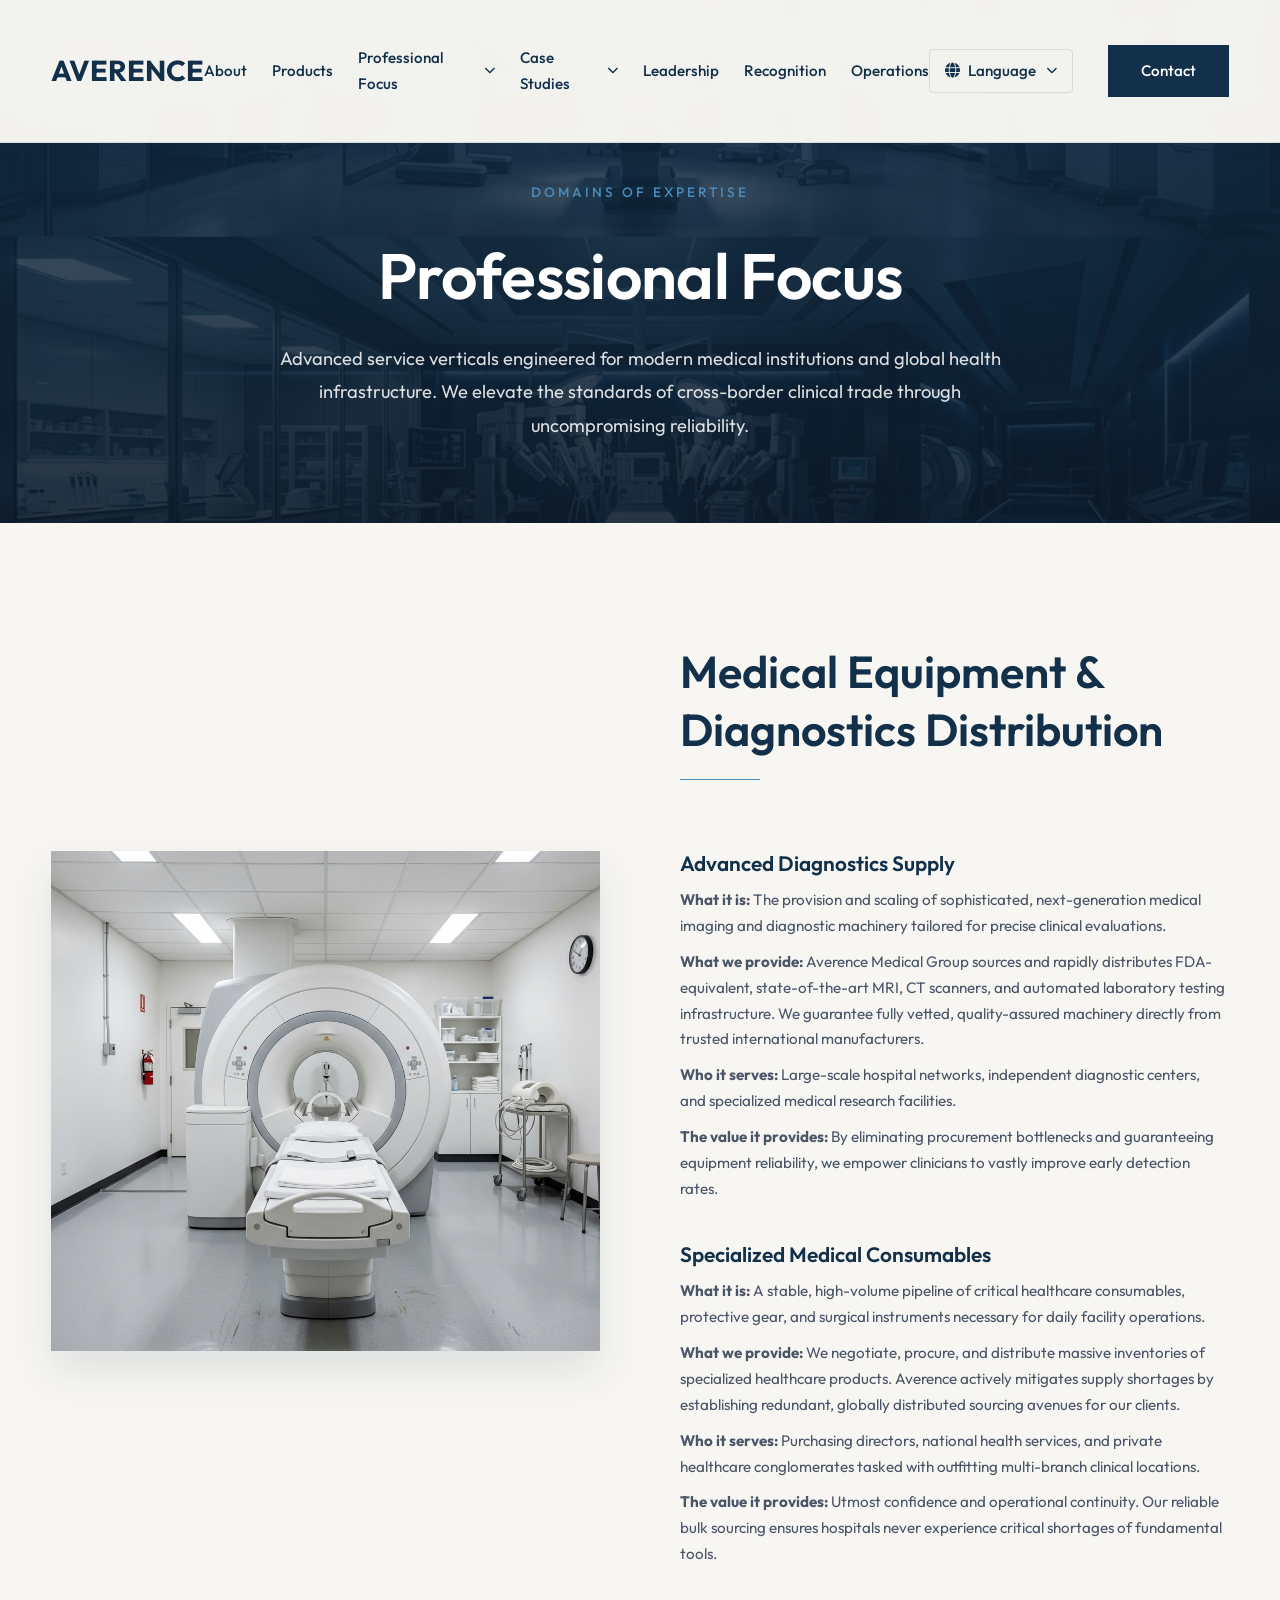
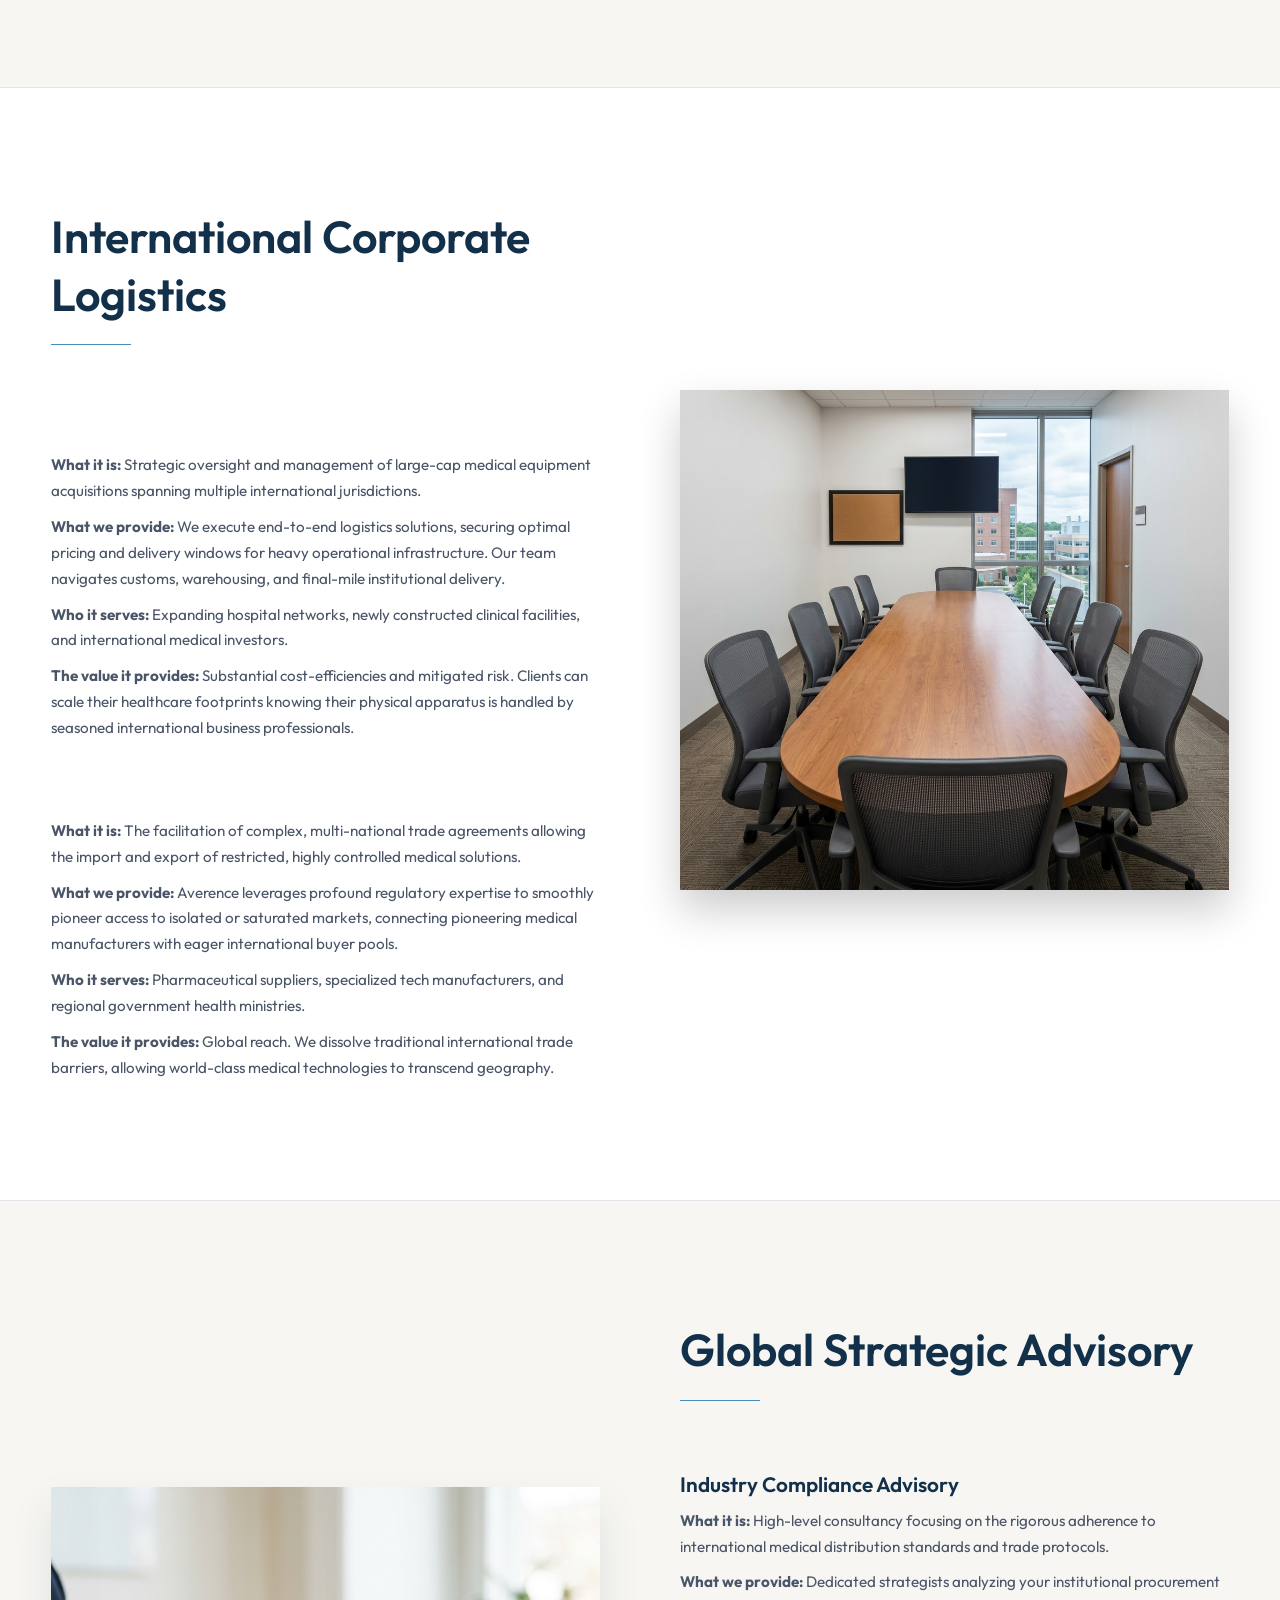
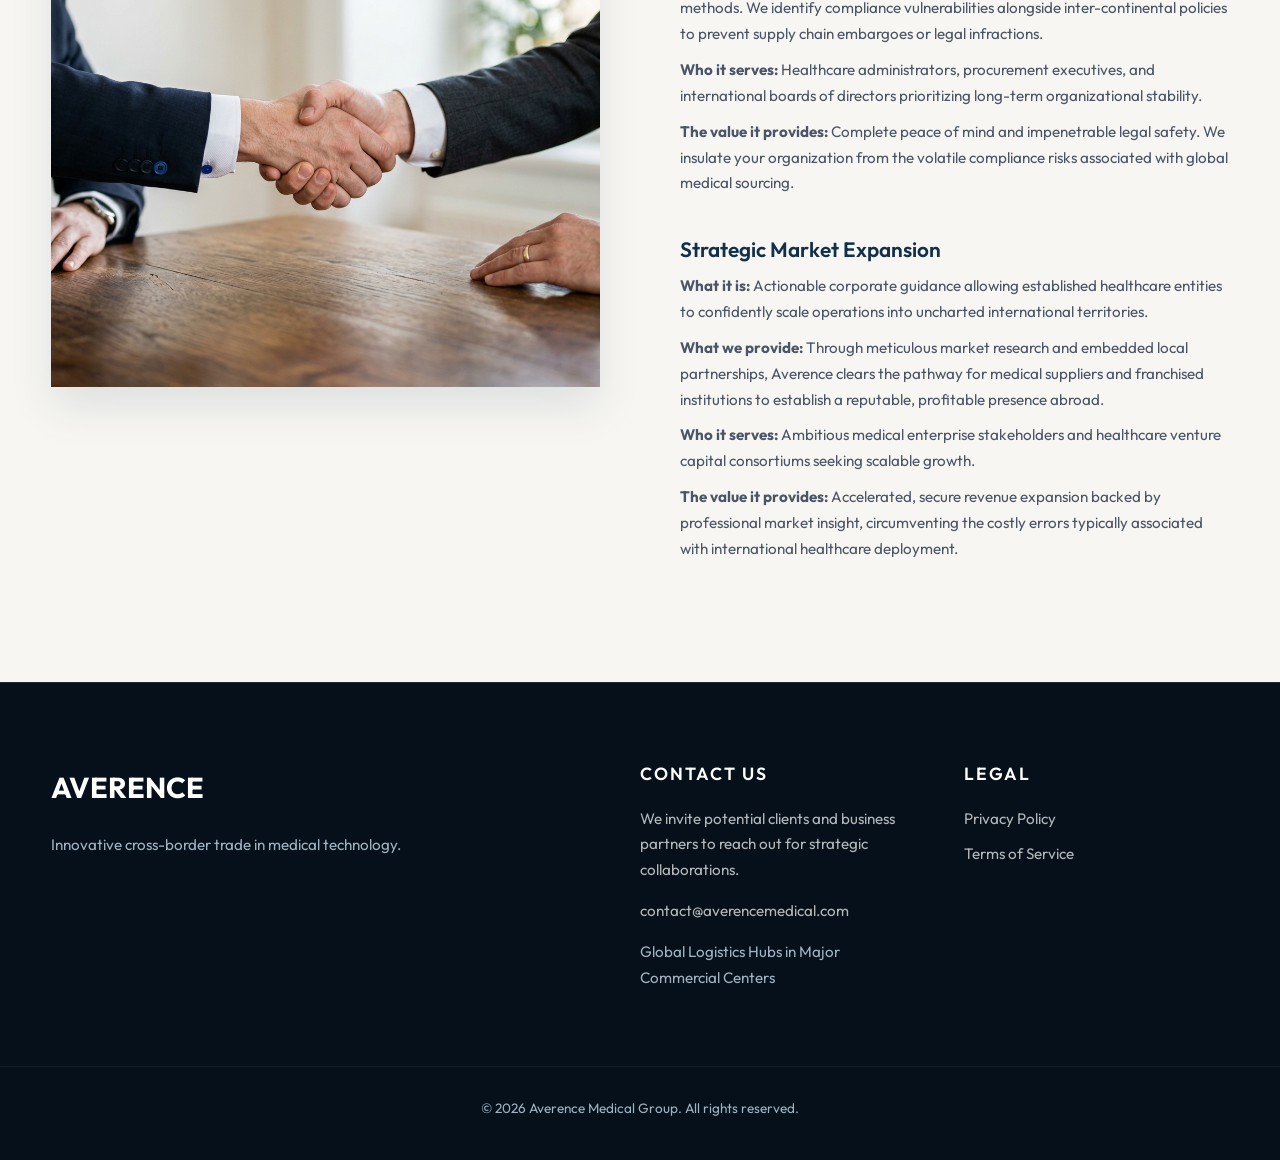
<file: services.html>
<!DOCTYPE html>
<html lang="en">

<head>
    <meta charset="UTF-8">
    <meta name="viewport" content="width=device-width, initial-scale=1.0">
    <meta name="description" content="Averence Medical Group - Domains of Expertise & Healthcare Solutions">
    <!-- Open Graph Metadata for Social Previews -->
    <meta property="og:title" content="Services | Averence Medical Group">
    <meta property="og:description"
        content="Advanced service verticals engineered for modern medical institutions and global health infrastructure.">
    <meta property="og:image" content="https://leybex385.github.io/Averence-Medical-Group/assets/social-preview.png">
    <meta property="og:url" content="https://leybex385.github.io/Averence-Medical-Group/services.html">
    <meta property="og:type" content="website">

    <title>Professional Focus | Averence Medical Group</title>
    <link rel="icon" type="image/png" href="assets/favicon.png">
    <link rel="stylesheet" href="style.css?v=2">
    <!-- Google fonts: Outfit for an established, editorial feel -->
    <link rel="preconnect" href="https://fonts.googleapis.com">
    <link rel="preconnect" href="https://fonts.gstatic.com" crossorigin>
    <link
        href="https://fonts.googleapis.com/css2?family=Outfit:wght@300;400;500;600;700&display=swap"
        rel="stylesheet">
    <link rel="stylesheet" href="https://cdnjs.cloudflare.com/ajax/libs/font-awesome/6.4.0/css/all.min.css">
    <style>
        /* Uncacheable Mobile Nav Overrides */
        .mobile-toggle { display: none !important; }
        @media (max-width: 1024px) {
            .mobile-toggle { display: block !important; }
            .nav-links { 
                position: absolute !important; top: 100% !important; left: 0 !important; 
                width: 100vw !important; background: #F7F6F2 !important; padding: 40px !important; 
                flex-direction: column !important; display: none !important; 
                z-index: 10000 !important; box-shadow: 0 10px 40px rgba(0,0,0,0.5) !important;
                gap: 25px !important; align-items: center !important; text-align: center !important;
            }
            .nav-links.active { display: flex !important; }
            .nav-actions .btn-primary { display: none !important; }
            .mega-menu { display: none !important; }
        }
    </style>
</head>

<body>
    <!-- Consistent Navbar Structure -->
    <header class="navbar" id="navbar"
        style="background: rgba(247, 246, 242, 0.98); backdrop-filter: blur(5px); box-shadow: 0 4px 20px rgba(18, 48, 74, 0.05);">
        <div class="container nav-content">
            <div class="logo">
                <a href="index.html" style="text-decoration:none;"><span class="logo-text">AVERENCE</span></a>
            </div>
                        <nav class="nav-links">
                <a href="index.html#about">About</a>
                <a href="index.html#products">Products</a>
                <div class="nav-item has-dropdown">
                    <a href="index.html#professional-focus" style="display: flex; align-items: center; gap: 5px;">Professional Focus <i class="fas fa-chevron-down" style="font-size:0.7rem;"></i></a>
                    <!-- Mega Menu Dropdown -->
                    <div class="mega-menu">
                        <div class="mega-menu-col">
                            <h3>CLINICAL SOURCING</h3>
                            <ul>
                                <li><a href="services.html#diagnostics">Advanced Diagnostics</a></li>
                                <li><a href="services.html#consumables">Medical Consumables</a></li>
                            </ul>
                        </div>
                        <div class="mega-menu-col">
                            <h3>CORPORATE LOGISTICS</h3>
                            <ul>
                                <li><a href="services.html#procurement">Global Procurement</a></li>
                                <li><a href="services.html#cross-border">Cross-Border Trade</a></li>
                            </ul>
                        </div>
                        <div class="mega-menu-col">
                            <h3>STRATEGIC ADVISORY</h3>
                            <ul>
                                <li><a href="services.html#compliance">Industry Compliance</a></li>
                                <li><a href="services.html#expansion">Market Expansion</a></li>
                            </ul>
                        </div>
                    </div>
                </div>
                <div class="nav-item simple-dropdown">
                    <a href="index.html#case-studies" style="display: flex; align-items: center; gap: 5px;" class="case-studies-link">Case Studies <i class="fas fa-chevron-down" style="font-size:0.7rem;"></i></a>
                    <div class="dropdown-menu">
                        <a href="index.html#case-studies">All Case Studies</a>
                        <a href="case-study.html?id=leading-private-hospital" style="display: flex; justify-content: space-between; align-items: center;">Southeast Asia <i class="fas fa-angle-right" style="font-size: 0.8rem; color: var(--accent-cyan);"></i></a>
                        <a href="case-study.html?id=university-medical-center" style="display: flex; justify-content: space-between; align-items: center;">Europe <i class="fas fa-angle-right" style="font-size: 0.8rem; color: var(--accent-cyan);"></i></a>
                        <a href="case-study.html?id=specialized-neuroscience-hospital" style="display: flex; justify-content: space-between; align-items: center;">Middle East <i class="fas fa-angle-right" style="font-size: 0.8rem; color: var(--accent-cyan);"></i></a>
                    </div>
                </div>
                <a href="index.html#leadership">Leadership</a>
                <a href="index.html#recognition">Recognition</a>
                <a href="index.html#compliance">Operations</a>
                <div class="nav-item simple-dropdown lang-mobile">
                    <a href="#" style="display: flex; align-items: center; gap: 5px;"><i class="fas fa-globe"></i> Language <i class="fas fa-chevron-down" style="font-size:0.7rem;"></i></a>
                    <div class="dropdown-menu">
                        <a href="#">English</a>
                        <a href="#">中文</a>
                        <a href="#">Español</a>
                        <a href="#">Français</a>
                        <a href="#">Deutsch</a>
                    </div>
                </div>
            </nav>

            <div class="nav-actions">
                <div class="nav-item simple-dropdown lang-desktop" style="display: flex; align-items: center; margin-right: 15px;">
                    <a href="#" style="display: flex; align-items: center; gap: 8px; border: 1px solid var(--border-subtle); padding: 8px 15px; border-radius: 4px; color: var(--primary-navy); text-decoration: none; font-weight: 500;">
                        <i class="fas fa-globe"></i> Language <i class="fas fa-chevron-down" style="font-size:0.7rem; margin-left: 2px;"></i>
                    </a>
                    <div class="dropdown-menu dropdown-right" style="min-width: 150px;">
                        <a href="#">English</a>
                        <a href="#">中文</a>
                        <a href="#">Español</a>
                        <a href="#">Français</a>
                        <a href="#">Deutsch</a>
                    </div>
                </div>
                <a href="index.html#contact" class="btn-primary">Contact</a>
                <i class="fas fa-bars mobile-toggle"></i>
            </div>
        </div>
    </header>

    <main>
        <!-- Specialized Hero Section -->
        <section class="hero section-dark" id="home"
            style="min-height: 50vh; padding-top: 180px; padding-bottom: 80px; position: relative; background: linear-gradient(rgba(18, 48, 74, 0.8), rgba(10, 15, 25, 0.95)), url('assets/services_banner.png') no-repeat center center/cover; background-attachment: fixed;">
            <div class="container" style="position: relative; z-index: 1; text-align: center;">
                <p class="overtitle" style="margin-left: auto; margin-right: auto; color: var(--accent-cyan);">DOMAINS
                    OF EXPERTISE</p>
                <h1 class="hero-title" style="margin-bottom: 25px; color: white;">Professional Focus</h1>
                <p class="hero-subtitle" style="margin: 0 auto; max-width: 750px; color: rgba(255,255,255,0.85);">
                    Advanced service verticals engineered for modern medical institutions and global health
                    infrastructure. We elevate the standards of cross-border clinical trade through uncompromising
                    reliability.</p>
            </div>
        </section>

        <!-- Clinical Systems -->
        <section class="section-light" id="clinical" style="padding: 120px 0;">
            <div class="container grid-2-col" style="align-items: center; gap: 80px;">
                <div class="fade-in-section">
                    <img src="assets/clinical.png" alt="Clinical Systems Integration"
                        style="width:100%; height: 500px; object-fit: cover; border-radius: var(--border-radius); box-shadow: 0 20px 40px rgba(18,48,74,0.1);">
                </div>
                <div class="fade-in-section" style="transition-delay: 0.2s;">
                    <div class="section-header">
                        <h2>Medical Equipment & Diagnostics Distribution</h2>
                        <div class="header-line"></div>
                    </div>
                    <div style="display: flex; flex-direction: column; gap: 40px; margin-top: 40px;">
                        <div style="display: flex; gap: 20px; scroll-margin-top: 120px;" id="diagnostics">

                            <div>
                                <h4 style="font-size: 1.3rem; margin-bottom: 10px;">Advanced Diagnostics Supply</h4>
                                <p style="font-size: 0.95rem; color: var(--text-secondary); margin-bottom: 10px;">
                                    <strong>What it is:</strong> The provision and scaling of sophisticated,
                                    next-generation medical imaging and diagnostic machinery tailored for precise
                                    clinical evaluations.
                                </p>
                                <p style="font-size: 0.95rem; color: var(--text-secondary); margin-bottom: 10px;">
                                    <strong>What we provide:</strong> Averence Medical Group sources and rapidly
                                    distributes FDA-equivalent, state-of-the-art MRI, CT scanners, and automated
                                    laboratory testing infrastructure. We guarantee fully vetted, quality-assured
                                    machinery directly from trusted international manufacturers.
                                </p>
                                <p style="font-size: 0.95rem; color: var(--text-secondary); margin-bottom: 10px;">
                                    <strong>Who it serves:</strong> Large-scale hospital networks, independent
                                    diagnostic centers, and specialized medical research facilities.
                                </p>
                                <p style="font-size: 0.95rem; color: var(--text-secondary);"><strong>The value it
                                        provides:</strong> By eliminating procurement bottlenecks and guaranteeing
                                    equipment reliability, we empower clinicians to vastly improve early detection
                                    rates.</p>
                            </div>
                        </div>
                        <div style="display: flex; gap: 20px; scroll-margin-top: 120px;" id="consumables">

                            <div>
                                <h4 style="font-size: 1.3rem; margin-bottom: 10px;">Specialized Medical Consumables</h4>
                                <p style="font-size: 0.95rem; color: var(--text-secondary); margin-bottom: 10px;">
                                    <strong>What it is:</strong> A stable, high-volume pipeline of critical healthcare
                                    consumables, protective gear, and surgical instruments necessary for daily facility
                                    operations.
                                </p>
                                <p style="font-size: 0.95rem; color: var(--text-secondary); margin-bottom: 10px;">
                                    <strong>What we provide:</strong> We negotiate, procure, and distribute massive
                                    inventories of specialized healthcare products. Averence actively mitigates supply
                                    shortages by establishing redundant, globally distributed sourcing avenues for our
                                    clients.
                                </p>
                                <p style="font-size: 0.95rem; color: var(--text-secondary); margin-bottom: 10px;">
                                    <strong>Who it serves:</strong> Purchasing directors, national health services, and
                                    private healthcare conglomerates tasked with outfitting multi-branch clinical
                                    locations.
                                </p>
                                <p style="font-size: 0.95rem; color: var(--text-secondary);"><strong>The value it
                                        provides:</strong> Utmost confidence and operational continuity. Our reliable
                                    bulk sourcing ensures hospitals never experience critical shortages of fundamental
                                    tools.</p>
                            </div>
                        </div>
                    </div>
                </div>
            </div>
        </section>

        <!-- Enterprise Scale -->
        <section class="section-dark" id="enterprise" style="padding: 120px 0;">
            <div class="container grid-2-col" style="align-items: center; gap: 80px;">
                <div class="fade-in-section">
                    <div class="section-header">
                        <h2>International Corporate Logistics</h2>
                        <div class="header-line"></div>
                    </div>
                    <div style="display: flex; flex-direction: column; gap: 40px; margin-top: 40px;">
                        <div style="display: flex; gap: 20px; scroll-margin-top: 120px;" id="procurement">

                            <div>
                                <h4 style="font-size: 1.3rem; margin-bottom: 10px; color: white;">Global Procurement
                                    Strategy</h4>
                                <p style="font-size: 0.95rem; color: var(--text-secondary); margin-bottom: 10px;">
                                    <strong>What it is:</strong> Strategic oversight and management of large-cap medical
                                    equipment acquisitions spanning multiple international jurisdictions.
                                </p>
                                <p style="font-size: 0.95rem; color: var(--text-secondary); margin-bottom: 10px;">
                                    <strong>What we provide:</strong> We execute end-to-end logistics solutions,
                                    securing optimal pricing and delivery windows for heavy operational infrastructure.
                                    Our team navigates customs, warehousing, and final-mile institutional delivery.
                                </p>
                                <p style="font-size: 0.95rem; color: var(--text-secondary); margin-bottom: 10px;">
                                    <strong>Who it serves:</strong> Expanding hospital networks, newly constructed
                                    clinical facilities, and international medical investors.
                                </p>
                                <p style="font-size: 0.95rem; color: var(--text-secondary);"><strong>The value it
                                        provides:</strong> Substantial cost-efficiencies and mitigated risk. Clients can
                                    scale their healthcare footprints knowing their physical apparatus is handled by
                                    seasoned international business professionals.</p>
                            </div>
                        </div>
                        <div style="display: flex; gap: 20px; scroll-margin-top: 120px;" id="cross-border">

                            <div>
                                <h4 style="font-size: 1.3rem; margin-bottom: 10px; color: white;">Cross-Border
                                    Healthcare Trade</h4>
                                <p style="font-size: 0.95rem; color: var(--text-secondary); margin-bottom: 10px;">
                                    <strong>What it is:</strong> The facilitation of complex, multi-national trade
                                    agreements allowing the import and export of restricted, highly controlled medical
                                    solutions.
                                </p>
                                <p style="font-size: 0.95rem; color: var(--text-secondary); margin-bottom: 10px;">
                                    <strong>What we provide:</strong> Averence leverages profound regulatory expertise
                                    to smoothly pioneer access to isolated or saturated markets, connecting pioneering
                                    medical manufacturers with eager international buyer pools.
                                </p>
                                <p style="font-size: 0.95rem; color: var(--text-secondary); margin-bottom: 10px;">
                                    <strong>Who it serves:</strong> Pharmaceutical suppliers, specialized tech
                                    manufacturers, and regional government health ministries.
                                </p>
                                <p style="font-size: 0.95rem; color: var(--text-secondary);"><strong>The value it
                                        provides:</strong> Global reach. We dissolve traditional international trade
                                    barriers, allowing world-class medical technologies to transcend geography.</p>
                            </div>
                        </div>
                    </div>
                </div>
                <div class="fade-in-section" style="transition-delay: 0.2s;">
                    <img src="assets/enterprise.png" alt="International Corporate Logistics"
                        style="width:100%; height: 500px; object-fit: cover; border-radius: var(--border-radius); box-shadow: 0 20px 40px rgba(0,0,0,0.2);">
                </div>
            </div>
        </section>

        <!-- Global Advisory -->
        <section class="section-light" id="advisory" style="padding: 120px 0;">
            <div class="container grid-2-col" style="align-items: center; gap: 80px;">
                <div class="fade-in-section">
                    <img src="assets/advisory.png" alt="Global Strategic Advisory"
                        style="width:100%; height: 500px; object-fit: cover; border-radius: var(--border-radius); box-shadow: 0 20px 40px rgba(18,48,74,0.1);">
                </div>
                <div class="fade-in-section" style="transition-delay: 0.2s;">
                    <div class="section-header">
                        <h2>Global Strategic Advisory</h2>
                        <div class="header-line"></div>
                    </div>
                    <div style="display: flex; flex-direction: column; gap: 40px; margin-top: 40px;">
                        <div style="display: flex; gap: 20px; scroll-margin-top: 120px;" id="compliance">

                            <div>
                                <h4 style="font-size: 1.3rem; margin-bottom: 10px;">Industry Compliance Advisory</h4>
                                <p style="font-size: 0.95rem; color: var(--text-secondary); margin-bottom: 10px;">
                                    <strong>What it is:</strong> High-level consultancy focusing on the rigorous
                                    adherence to international medical distribution standards and trade protocols.
                                </p>
                                <p style="font-size: 0.95rem; color: var(--text-secondary); margin-bottom: 10px;">
                                    <strong>What we provide:</strong> Dedicated strategists analyzing your institutional
                                    procurement methods. We identify compliance vulnerabilities alongside
                                    inter-continental policies to prevent supply chain embargoes or legal infractions.
                                </p>
                                <p style="font-size: 0.95rem; color: var(--text-secondary); margin-bottom: 10px;">
                                    <strong>Who it serves:</strong> Healthcare administrators, procurement executives,
                                    and international boards of directors prioritizing long-term organizational
                                    stability.
                                </p>
                                <p style="font-size: 0.95rem; color: var(--text-secondary);"><strong>The value it
                                        provides:</strong> Complete peace of mind and impenetrable legal safety. We
                                    insulate your organization from the volatile compliance risks associated with global
                                    medical sourcing.</p>
                            </div>
                        </div>
                        <div style="display: flex; gap: 20px; scroll-margin-top: 120px;" id="expansion">

                            <div>
                                <h4 style="font-size: 1.3rem; margin-bottom: 10px;">Strategic Market Expansion</h4>
                                <p style="font-size: 0.95rem; color: var(--text-secondary); margin-bottom: 10px;">
                                    <strong>What it is:</strong> Actionable corporate guidance allowing established
                                    healthcare entities to confidently scale operations into uncharted international
                                    territories.
                                </p>
                                <p style="font-size: 0.95rem; color: var(--text-secondary); margin-bottom: 10px;">
                                    <strong>What we provide:</strong> Through meticulous market research and embedded
                                    local partnerships, Averence clears the pathway for medical suppliers and franchised
                                    institutions to establish a reputable, profitable presence abroad.
                                </p>
                                <p style="font-size: 0.95rem; color: var(--text-secondary); margin-bottom: 10px;">
                                    <strong>Who it serves:</strong> Ambitious medical enterprise stakeholders and
                                    healthcare venture capital consortiums seeking scalable growth.
                                </p>
                                <p style="font-size: 0.95rem; color: var(--text-secondary);"><strong>The value it
                                        provides:</strong> Accelerated, secure revenue expansion backed by professional
                                    market insight, circumventing the costly errors typically associated with
                                    international healthcare deployment.</p>
                            </div>
                        </div>
                    </div>
                </div>
            </div>
        </section>
    </main>

    <!-- Consistent Footer -->
    <footer class="footer">
        <div class="container footer-content">
            <div class="footer-col brand-col">
                <span class="logo-text">AVERENCE</span>
                <p>Innovative cross-border trade in medical technology.</p>
            </div>
            <div class="footer-col">
                <h4>Contact Us</h4>
                <p style="margin-bottom: 15px; font-size: 0.95rem;">We invite potential clients and business partners to
                    reach out for strategic collaborations.</p>
                <a href="mailto:contact@averencemedical.com" class="footer-link">contact@averencemedical.com</a>
                <p class="locations" style="margin-top: 15px;">Global Logistics Hubs in Major Commercial Centers</p>
            </div>
            <div class="footer-col">
                <h4>Legal</h4>
                <span class="footer-link" style="cursor: default; pointer-events: none;">Privacy Policy</span>
                <span class="footer-link" style="cursor: default; pointer-events: none;">Terms of Service</span>
            </div>
        </div>
        <div class="footer-bottom">
            <p>&copy; 2026 Averence Medical Group. All rights reserved.</p>
        </div>
    </footer>
    <script src="script.js"></script>
    <script src="i18n.js"></script>
</body>

</html>
</file>
<file: style.css>
@charset "UTF-8";

/* Variables & Layout */
:root {
  --bg-main: #F7F6F2;
  --bg-alternate: #FFFFFF;
  --primary-navy: #12304A;
  --secondary-blue: #5B9BB5;
  --accent-cyan: #4A8CBA;

  --text-primary: #12304A;
  --text-secondary: #4a5568;
  --border-subtle: rgba(18, 48, 74, 0.12);
  --border-radius: 0px;
  /* Minimal, restraint */

  --font-heading: 'Outfit', sans-serif;
  --font-body: 'Outfit', sans-serif;
  --transition: all 0.4s ease;
}

* {
  margin: 0;
  padding: 0;
  box-sizing: border-box;
}

html {

  font-size: 16px;
}

body {
  font-family: var(--font-body);
  background-color: var(--bg-main);
  color: var(--text-secondary);
  line-height: 1.7;
  overflow-x: hidden;
  -webkit-font-smoothing: antialiased;
}

/* Typography Editorial Feel */
h1,
h2,
h3,
h4 {
  font-family: var(--font-heading);
  font-weight: 600;
  line-height: 1.3;
  color: var(--text-primary);
}

.hero-title {
  font-size: clamp(3rem, 5vw, 5.5rem);
  margin-bottom: 25px;
  letter-spacing: -0.01em;
}

.hero-title span {
  color: var(--primary-navy);
}

/* No gradients */
.overtitle {
  color: var(--accent-cyan);
  font-family: var(--font-body);
  font-weight: 500;
  font-size: 0.85rem;
  letter-spacing: 3px;
  margin-bottom: 30px;
  text-transform: uppercase;
}

/* Grids & Frameworks */
.container {
  width: 100%;
  max-width: 1600px;
  margin: 0 auto;
  padding: 0 4%;
}

.grid-2-col {
  display: grid;
  grid-template-columns: 1fr 1fr;
  gap: 60px;
}

@media(max-width: 900px) {
  .grid-2-col {
    grid-template-columns: 1fr;
  }
}

.section-dark {
  background-color: var(--bg-alternate);
  padding: 120px 0;
  border-top: 1px solid var(--border-subtle);
  border-bottom: 1px solid var(--border-subtle);
}

.section-light {
  background-color: var(--bg-main);
  padding: 120px 0;
}

/* Minimalist Navy Header */
.navbar {
  position: fixed;
  top: 0;
  left: 0;
  width: 100%;
  padding: 30px 0;
  background: var(--bg-main);
  z-index: 1000;
  border-bottom: 1px solid var(--border-subtle);
  transition: padding 0.3s ease, background 0.3s ease, box-shadow 0.3s ease;
}

.navbar.scrolled {
  padding: 15px 0;
  box-shadow: 0 4px 20px rgba(18, 48, 74, 0.05);
  background: rgba(247, 246, 242, 0.98);
  backdrop-filter: blur(5px);
}

.nav-content {
  display: flex;
  justify-content: space-between;
  align-items: center;
}

.logo-text {
  font-family: var(--font-heading);
  font-size: 1.8rem;
  font-weight: 700;
  letter-spacing: 0px;
  color: var(--primary-navy);
}

.nav-links {
  display: flex;
  align-items: center;
  gap: 25px;
}

.nav-links>a,
.nav-item>a {
  color: var(--primary-navy);
  text-decoration: none;
  font-weight: 500;
  font-size: 0.95rem;
  transition: var(--transition);
  position: relative;
}

.nav-links>a:hover,
.nav-item>a:hover,
.nav-links>a.active {
  color: var(--secondary-blue);
}

.nav-item {
  position: relative;
  padding: 15px 0;
  cursor: pointer;
}

/* Mega Menu Restraint */
.mega-menu {
  position: absolute;
  top: 100%;
  left: 50%;
  transform: translateX(-50%) translateY(10px);
  width: 700px;
  background: var(--bg-alternate);
  border: 1px solid var(--border-subtle);
  border-radius: var(--border-radius);
  box-shadow: 0 10px 40px rgba(18, 48, 74, 0.04);
  display: grid;
  grid-template-columns: repeat(3, 1fr);
  gap: 30px;
  padding: 45px;
  opacity: 0;
  visibility: hidden;
  transition: all 0.2s ease;
  pointer-events: none;
  z-index: 1001;
}

.nav-item.has-dropdown:hover .mega-menu {
  opacity: 1;
  visibility: visible;
  transform: translateX(-50%) translateY(0);
  pointer-events: auto;
}

.mega-menu-col h3 {
  color: var(--primary-navy);
  font-size: 0.8rem;
  font-family: var(--font-body);
  font-weight: 600;
  letter-spacing: 1.5px;
  text-transform: uppercase;
  margin-bottom: 20px;
  padding-bottom: 10px;
  border-bottom: 1px solid var(--border-subtle);
  display: inline-block;
}

.mega-menu-col ul {
  list-style: none;
  padding: 0;
  margin: 0;
}

.mega-menu-col ul li {
  margin-bottom: 2px;
}

.mega-menu-col ul li a {
  color: var(--text-secondary);
  display: block;
  padding: 8px 12px;
  margin-left: -12px;
  border-radius: 6px;
  text-decoration: none;
  font-size: 0.95rem;
  font-family: var(--font-body);
  font-weight: 400;
  transition: all 0.2s ease;
}

.mega-menu-col ul li a:hover {
  color: var(--secondary-blue);
  background: rgba(91, 155, 181, 0.08);
}

/* Buttons */
.nav-actions {
  display: flex;
  align-items: center;
  gap: 20px;
}

.btn-primary {
  background: var(--primary-navy);
  padding: 12px 32px;
  border-radius: var(--border-radius);
  color: #ffffff !important;
  font-weight: 500;
  text-decoration: none;
  font-family: var(--font-body);
  transition: var(--transition);
  font-size: 0.95rem;
  border: 1px solid var(--primary-navy);
}

.btn-primary:hover {
  background: var(--secondary-blue);
  border-color: var(--secondary-blue);
}

.mobile-toggle {
  display: none;
  font-size: 1.5rem;
  cursor: pointer;
  color: var(--primary-navy);
}

@media(max-width: 950px) {
  .nav-links {
    display: none;
  }

  .mobile-toggle {
    display: block;
  }

  .mega-menu {
    display: none !important;
  }
}

/* Hero Section */
.hero {
  min-height: 90vh;
  display: flex;
  align-items: center;
  position: relative;
  padding-top: 130px;
  padding-bottom: 80px;
  overflow: hidden;
  background: var(--bg-main);
  border-bottom: 1px solid var(--border-subtle);
}

.hero-content {
  display: grid;
  grid-template-columns: 1fr 1fr;
  gap: 60px;
  align-items: center;
}

.hero-text {
  position: relative;
  z-index: 2;
  padding-top: 20px;
}

.hero-image {
  width: 100%;
  border-radius: var(--border-radius);
  box-shadow: 0 10px 40px rgba(18, 48, 74, 0.08);
  border: 1px solid var(--border-subtle);
  display: block;
}

@media(max-width: 900px) {
  .hero-content {
    grid-template-columns: 1fr;
    padding-top: 20px;
  }

  .hero-text {
    margin-bottom: 20px;
  }
}

.hero-subtitle {
  font-size: 1.15rem;
  color: var(--text-secondary);
  max-width: 650px;
  margin-bottom: 50px;
  font-weight: 400;
  line-height: 1.8;
}

.hero-stats {
  display: flex;
  gap: 70px;
  margin-top: 70px;
  border-top: 1px solid var(--border-subtle);
  padding-top: 40px;
}

@media(max-width: 600px) {
  .hero-stats {
    gap: 25px;
    flex-wrap: wrap;
  }
}

.stat-box {
  display: flex;
  flex-direction: column;
}

.stat-number {
  font-size: 3.5rem;
  font-weight: 500;
  font-family: var(--font-heading);
  color: var(--primary-navy);
  line-height: 1;
}

.stat-plus {
  font-size: 1.5rem;
  color: var(--accent-cyan);
  font-weight: 500;
  position: relative;
  top: -15px;
  left: 5px;
  font-family: var(--font-heading);
}

.stat-label {
  color: var(--text-secondary);
  font-size: 0.8rem;
  text-transform: uppercase;
  letter-spacing: 2px;
  margin-top: 10px;
  font-weight: 600;
  font-family: var(--font-body);
}

/* Institutional Sections Global Styles */
.section-header {
  margin-bottom: 70px;
}

.section-header h2 {
  font-size: 2.8rem;
  margin-bottom: 20px;
  color: var(--primary-navy);
}

.header-line {
  height: 1px;
  width: 80px;
  background: var(--accent-cyan);
}

.right-align .header-line {
  margin-left: auto;
}

.right-align h2 {
  text-align: right;
}

/* Restrained Cards & Editorial Blocks (Replacing Glassmorphism) */
.glass-card {
  background: var(--bg-alternate);
  border: 1px solid var(--border-subtle);
  border-radius: var(--border-radius);
  padding: 50px;
  transition: var(--transition);
  box-shadow: none;
  /* No heavy shadows for editorial look */
}

.glass-card:hover {
  border-color: var(--accent-cyan);
}

.card-title {
  font-size: 1.5rem;
  margin-bottom: 20px;
  color: var(--primary-navy);
}

.glass-card p {
  color: var(--text-secondary);
  margin-bottom: 20px;
  font-size: 1.05rem;
}

.about .glass-card {
  border-left: 3px solid var(--accent-cyan) !important;
}

/* Domains of Expertise */
.tech-stack-container {
  display: grid;
  grid-template-columns: repeat(2, 1fr);
  gap: 25px;
}

.expertise-block {
  padding: 40px;
  border: 1px solid var(--border-subtle);
  background: var(--bg-alternate);
  transition: var(--transition);
  border-radius: var(--border-radius);
}

.expertise-block:hover {
  border-color: var(--secondary-blue);
}

.expertise-block h4 {
  font-size: 1.4rem;
  color: var(--primary-navy);
  margin-bottom: 15px;
  font-family: var(--font-heading);
  font-weight: 600;
}

/* Embedded Quote */
.insight-box {
  background: var(--primary-navy);
  padding: 60px;
  border-radius: var(--border-radius);
  margin-top: 80px;
  border-left: 2px solid var(--accent-cyan) !important;
}

.quote {
  font-family: var(--font-heading);
  font-size: 1.6rem;
  font-style: italic;
  color: #ffffff !important;
  line-height: 1.7;
  font-weight: 400;
  text-align: center;
}

/* Founder & Roster */
.founder-profile {
  border-top: 2px solid var(--accent-cyan);
  background: var(--bg-main);
  border-left: 1px solid var(--border-subtle);
  border-right: 1px solid var(--border-subtle);
  border-bottom: 1px solid var(--border-subtle);
}

.founder-profile h2 {
  font-size: 2.2rem;
  color: var(--primary-navy);
  margin-bottom: 20px;
  font-weight: 500;
}

.founder-profile h3 {
  color: var(--accent-cyan) !important;
}

.leadership-roster h3 {
  margin-bottom: 30px;
  font-size: 1.6rem;
  color: var(--primary-navy);
  font-weight: 500;
}

.team-card {
  margin-bottom: 25px;
  padding: 30px;
  border: 1px solid var(--border-subtle);
  border-left: 2px solid var(--secondary-blue) !important;
  display: flex;
  gap: 25px;
  align-items: center;
  background: var(--bg-alternate);
  border-radius: var(--border-radius);
}

.team-card i {
  font-size: 1.4rem;
  color: var(--accent-cyan);
}

.team-card h4 {
  margin-bottom: 5px;
  font-size: 1.25rem;
  font-weight: 600;
  font-family: var(--font-heading);
  color: var(--primary-navy);
}

/* Milestones Grid */
.milestone-grid {
  display: grid;
  grid-template-columns: repeat(3, 1fr);
  gap: 25px;
}

.milestone-grid .card {
  padding: 50px 40px;
  text-align: center;
  border-radius: var(--border-radius);
  border: 1px solid var(--border-subtle);
  background: var(--bg-main);
}

.milestone-grid i {
  font-size: 2.5rem;
  color: var(--accent-cyan);
  margin-bottom: 30px;
}

.milestone-grid h4 {
  margin-bottom: 20px;
  font-size: 1.35rem;
  font-family: var(--font-heading);
  font-weight: 600;
}

/* Publications List */
.pub-links {
  display: flex;
  flex-direction: column;
  gap: 15px;
  margin-top: 40px;
}

.pub-link {
  display: flex;
  align-items: center;
  gap: 30px;
  text-decoration: none;
  padding: 25px 35px;
  background: var(--bg-alternate);
  border-radius: var(--border-radius);
  transition: var(--transition);
  border: 1px solid var(--border-subtle);
}

.pub-link:hover {
  border-color: var(--accent-cyan);
  background: var(--bg-main);
}

.pub-date {
  color: var(--secondary-blue);
  font-family: var(--font-body);
  font-weight: 500;
  min-width: 90px;
  text-transform: uppercase;
  font-size: 0.85rem;
}

.pub-title {
  color: var(--primary-navy);
  flex: 1;
  display: flex;
  justify-content: space-between;
  align-items: center;
  font-size: 1.1rem;
  font-family: var(--font-heading);
  font-weight: 600;
}

.pub-title i {
  opacity: 0;
  transform: translateX(-10px);
  transition: var(--transition);
  color: var(--accent-cyan);
}

.pub-link:hover .pub-title i {
  opacity: 1;
  transform: translateX(0);
}

/* Footer */
.footer {
  background: var(--primary-navy);
  padding: 90px 0 40px 0;
  border-top: 4px solid var(--accent-cyan);
}

.footer-content {
  display: grid;
  grid-template-columns: 2fr 1fr 1fr;
  gap: 60px;
  margin-bottom: 60px;
}

@media(max-width: 768px) {
  .footer-content {
    grid-template-columns: 1fr;
  }
}

.brand-col .logo-text {
  color: #ffffff;
}

.brand-col p {
  color: #A0B2C1;
  margin-top: 20px;
  font-size: 0.95rem;
  line-height: 1.7;
}

.footer h4 {
  color: #ffffff;
  margin-bottom: 30px;
  font-size: 1.1rem;
  font-family: var(--font-body);
  text-transform: uppercase;
  letter-spacing: 2px;
}

.footer-link,
.locations {
  color: #A0B2C1;
  text-decoration: none;
  display: block;
  margin-bottom: 15px;
  transition: var(--transition);
  font-size: 0.95rem;
  font-weight: 400;
}

.footer-link:hover {
  color: var(--accent-cyan);
}

.footer-bottom {
  text-align: center;
  color: #A0B2C1;
  font-size: 0.85rem;
  border-top: 1px solid rgba(255, 255, 255, 0.1);
  padding-top: 35px;
}

/* Refined Reveal Animations */
.fade-in-section {
  opacity: 0;
  transform: translateY(20px);
  visibility: hidden;
  transition: opacity 1s ease-out, transform 1s ease-out;
  will-change: opacity, visibility;
}

.fade-in-section.is-visible {
  opacity: 1;
  transform: none;
  visibility: visible;
}

/* High Contrast Footer */
.footer {
  background-color: #05101A !important;
  border-top: 1px solid rgba(255, 255, 255, 0.1);
  padding: 80px 0 40px;
  color: rgba(255, 255, 255, 0.7) !important;
}

.footer h4 {
  color: white !important;
  margin-bottom: 20px;
}

.footer-bottom {
  border-top: 1px solid rgba(255, 255, 255, 0.05);
  margin-top: 40px;
  padding-top: 30px;
  text-align: center;
}

.footer-link {
  color: rgba(255, 255, 255, 0.7) !important;
  display: block;
  margin-bottom: 10px;
  text-decoration: none;
}

.footer-link:hover {
  color: var(--accent-cyan) !important;
}

/* Responsive Nav Architecture */
.mobile-toggle {
  display: none;
  cursor: pointer;
  font-size: 1.5rem;
  color: var(--primary-navy);
}

@media (max-width: 900px) {
  .mobile-toggle {
    display: block;
  }

  .nav-links {
    position: absolute;
    top: 100%;
    left: 0;
    width: 100%;
    background: #F7F6F2 !important;
    padding: 30px;
    flex-direction: column;
    gap: 20px;
    box-shadow: 0 10px 40px rgba(0, 0, 0, 0.15);
    display: none;
  }

  .nav-links.active {
    display: flex !important;
    text-align: center;
  }

  .nav-actions .btn-primary {
    display: none;
  }

  .mega-menu {
    display: none !important;
  }
}

/* Animated Hero Marquee */
.hero-background-marquee {
  position: absolute;
  top: 50%;
  left: 0;
  transform: translateY(-50%);
  display: flex;
  white-space: nowrap;
  pointer-events: none;
  z-index: 0;
  opacity: 0.04;
  user-select: none;
}

.marquee-text {
  font-family: var(--font-heading);
  font-size: 16rem;
  font-weight: 800;
  color: var(--primary-navy);
  letter-spacing: -3px;
  animation: scrollText 50s linear infinite;
  display: flex;
  align-items: center;
  gap: 50px;
  padding-right: 50px;
}

.marquee-text span {
  color: transparent;
  -webkit-text-stroke: 3px var(--primary-navy);
}

@keyframes scrollText {
  0% {
    transform: translateX(0);
  }

  100% {
    transform: translateX(-100%);
  }
}


@keyframes cinematicPan {
  0% {
    background-size: 105%;
    background-position: center center;
  }

  100% {
    background-size: 120%;
    background-position: right bottom;
  }
}


/* Product Catalog Grid */
.product-grid {
  display: grid;
  grid-template-columns: repeat(4, 1fr);
  gap: 30px;
  width: 100%;
}

.product-card {
  background: var(--bg-main);
  border-radius: 8px;
  /* Minimal rounded cards */
  box-shadow: 0 4px 15px rgba(0, 0, 0, 0.03);
  overflow: hidden;
  transition: transform 0.3s ease, box-shadow 0.3s ease;
  display: flex;
  flex-direction: column;
}

.product-card:hover {
  transform: translateY(-8px);
  box-shadow: 0 20px 40px rgba(18, 48, 74, 0.08);
}

.product-image {
  position: relative;
  width: 100%;
  height: 240px;
  background: #ffffff;
  display: flex;
  align-items: center;
  justify-content: center;
  border-bottom: 2px solid var(--border-subtle);
  overflow: hidden;
}

.product-image img {
  max-width: 90%;
  max-height: 90%;
  object-fit: contain;
}

.category-label {
  position: absolute;
  top: 15px;
  left: 15px;
  background: var(--primary-navy);
  color: #fff;
  padding: 6px 14px;
  font-size: 0.75rem;
  font-weight: 600;
  border-radius: 4px;
  text-transform: uppercase;
  letter-spacing: 1px;
  z-index: 2;
  box-shadow: 0 4px 10px rgba(0, 0, 0, 0.1);
}

.product-info {
  padding: 30px 25px;
  display: flex;
  flex-direction: column;
  flex-grow: 1;
}

.product-title {
  font-family: var(--font-heading);
  color: var(--primary-navy);
  font-size: 1.25rem;
  font-weight: 700;
  margin-bottom: 15px;
}

.product-desc {
  font-size: 0.95rem;
  color: var(--text-secondary);
  line-height: 1.6;
  margin-bottom: 25px;
  flex-grow: 1;
}

.btn-product {
  display: inline-block;
  align-self: flex-start;
  padding: 10px 24px;
  background: transparent;
  color: var(--accent-cyan);
  border: 1.5px solid var(--accent-cyan);
  border-radius: 4px;
  text-decoration: none;
  font-weight: 600;
  font-size: 0.9rem;
  transition: all 0.2s ease;
}

.btn-product:hover {
  background: var(--accent-cyan);
  color: #ffffff;
}

@media (max-width: 1200px) {
  .product-grid {
    grid-template-columns: repeat(2, 1fr);
  }
}

@media (max-width: 650px) {
  .product-grid {
    grid-template-columns: 1fr;
  }
}


/* About Asymmetrical Section */
.about-asym-container {
  position: relative;
  margin-top: 50px;
}

.about-asym-img-wrapper {
  width: 65%;
  height: 550px;
  border-radius: var(--border-radius);
  overflow: hidden;
  box-shadow: var(--shadow-subtle);
}

.about-asym-card {
  position: absolute;
  right: 0;
  bottom: -80px;
  width: 45%;
  padding: 50px;
  background: white;
  border-top: 4px solid var(--accent-cyan);
  box-shadow: 0 25px 50px rgba(18, 48, 74, 0.15);
  z-index: 10;
  border-radius: var(--border-radius);
}

.about-asym-spacer {
  height: 100px;
}

@media (max-width: 900px) {
  .about-asym-container {
    display: flex;
    flex-direction: column;
    margin-top: 30px;
  }

  .about-asym-img-wrapper {
    width: 100%;
    height: 300px;
  }

  .about-asym-card {
    position: relative;
    right: auto;
    bottom: auto;
    width: 92%;
    margin: -40px auto 30px auto;
    padding: 30px 20px;
    box-shadow: 0 15px 30px rgba(18, 48, 74, 0.1);
  }

  .about-asym-spacer {
    display: none;
  }
}


/* Case Studies Portfolio Enhancements */
.case-card:hover {
  transform: translateY(-8px);
  border-color: var(--accent-cyan) !important;
  box-shadow: 0 15px 35px rgba(0, 0, 0, 0.3);
}

.case-card:hover img {
  transform: scale(1.05) !important;
}

.case-card:hover .btn-product {
  background-color: var(--accent-cyan);
  color: #fff !important;
  border-color: var(--accent-cyan) !important;
}

@media (max-width: 900px) {
  .case-grid {
    grid-template-columns: 1fr !important;
  }
}


/* Simple Dropdown */
.nav-item.simple-dropdown {
  position: relative;
}

.dropdown-menu {
  position: absolute;
  top: 100%;
  left: 50%;
  transform: translateX(-50%) translateY(10px);
  background: #fff;
  padding: 10px 0;
  min-width: 220px;
  border-radius: 6px;
  box-shadow: 0 15px 40px rgba(0, 0, 0, 0.1);
  opacity: 0;
  visibility: hidden;
  transition: all 0.3s ease;
  pointer-events: none;
  z-index: 100;
}

.nav-item.simple-dropdown:hover .dropdown-menu {
  opacity: 1;
  visibility: visible;
  transform: translateX(-50%) translateY(0);
  pointer-events: auto;
}

.dropdown-menu a {
  display: block;
  padding: 12px 20px;
  color: var(--primary-navy);
  font-size: 0.95rem;
  font-weight: 500;
  transition: all 0.2s ease;
  text-decoration: none;
}

.dropdown-menu a:hover {
  background: rgba(18, 48, 74, 0.03);
  color: var(--accent-cyan);
}


/* CEO Editorial Spread */
.ceo-editorial-spread {
  background: #fff;
  border-radius: 12px;
  box-shadow: 0 40px 80px rgba(0, 0, 0, 0.06);
  overflow: hidden;
  margin-top: 40px;
}

.ceo-hero-image {
  width: 100%;
  max-width: 800px;
  height: auto;
  display: block;
  margin: 60px auto 0 auto;
  border-radius: 12px;
}

.ceo-content {
  padding: 60px 8%;
}

.ceo-title {
  color: var(--accent-cyan);
  text-transform: uppercase;
  font-size: 1rem;
  letter-spacing: 2px;
  margin-bottom: 5px;
}

.ceo-name {
  font-size: 2.8rem;
  color: var(--primary-navy);
  margin-bottom: 40px;
}

.ceo-bio-columns {
  display: grid;
  grid-template-columns: 1fr 1fr;
  gap: 50px;
}

.ceo-bio-columns p {
  font-size: 1.05rem;
  color: var(--text-secondary);
  line-height: 1.8;
  margin-bottom: 25px;
}

.ceo-bio-columns strong {
  color: var(--primary-navy);
  font-weight: 600;
}

/* Team Grid */
.team-grid {
  display: grid;
  grid-template-columns: repeat(4, 1fr);
  gap: 30px;
  margin-top: 50px;
}

.team-member-card {
  background: #fff;
  border-radius: 8px;
  overflow: hidden;
  box-shadow: 0 15px 35px rgba(0, 0, 0, 0.05);
  text-decoration: none;
  transition: transform 0.4s ease, box-shadow 0.4s ease;
  display: flex;
  flex-direction: column;
}

.team-member-card:hover {
  transform: translateY(-8px);
  box-shadow: 0 30px 60px rgba(0, 0, 0, 0.12);
}

.team-member-card img {
  width: 100%;
  height: 300px;
  object-fit: cover;
  object-position: center 15%;
}

.team-member-info {
  padding: 25px;
  flex-grow: 1;
  display: flex;
  flex-direction: column;
}

.team-member-info h4 {
  font-size: 1.3rem;
  color: var(--primary-navy);
  margin-bottom: 5px;
}

.team-member-info h5 {
  color: var(--accent-cyan);
  font-size: 0.85rem;
  text-transform: uppercase;
  letter-spacing: 1px;
  margin-bottom: 15px;
}

.team-member-info p {
  color: var(--text-secondary);
  font-size: 0.95rem;
  line-height: 1.6;
  margin-bottom: 20px;
  flex-grow: 1;
}

.team-member-info .view-profile {
  display: inline-flex;
  align-items: center;
  gap: 8px;
  font-weight: 600;
  color: var(--primary-navy);
  font-size: 0.9rem;
  transition: color 0.3s ease;
}

.team-member-card:hover .view-profile {
  color: var(--accent-cyan);
}

@media (max-width: 1100px) {
  .team-grid {
    grid-template-columns: repeat(2, 1fr);
  }

  .ceo-bio-columns {
    grid-template-columns: 1fr;
    gap: 20px;
  }

  .ceo-hero-image {
    max-width: 90%;
    margin-top: 40px;
  }
}

@media (max-width: 768px) {
  .team-grid {
    grid-template-columns: 1fr;
  }
}

/* Language Dropdown Mobile/Desktop */
.lang-mobile {
  display: none !important;
}

@media (max-width: 1024px) {
  .lang-desktop {
    display: none !important;
  }

  .lang-mobile {
    display: block !important;
  }
}

.nav-item.simple-dropdown .dropdown-right {
  left: auto;
  right: 0;
  transform: translateY(10px);
  transform-origin: top right;
}

.nav-item.simple-dropdown:hover .dropdown-right {
  transform: translateY(0);
}

/* Responsive About Section Fix */
@media (max-width: 768px) {
  .about-container {
    display: flex !important;
    flex-direction: column !important;
    margin-top: 30px !important;
  }

  .about-image {
    width: 100% !important;
    height: auto !important;
    position: relative !important;
  }

  .about-image img {
    min-height: 250px;
  }

  .about-text-card {
    position: relative !important;
    right: auto !important;
    bottom: auto !important;
    width: 100% !important;
    margin-top: -30px !important;
    /* Slight overlap on mobile */
    padding: 30px !important;
    z-index: 10;
  }

  /* Structural spacer to clear absolute overlap */
  .about-spacer {
    display: none !important;
  }
}

/* Mobile Hero Fix */
@media (max-width: 768px) {
  .hero {
    padding-top: 180px !important;
    min-height: auto !important;
    /* Allow the content to dictate height */
    padding-bottom: 60px !important;
  }

  .hero h1 {
    word-wrap: break-word;
    /* Ensure natural wrapping on small screens */
  }
}
</file>
